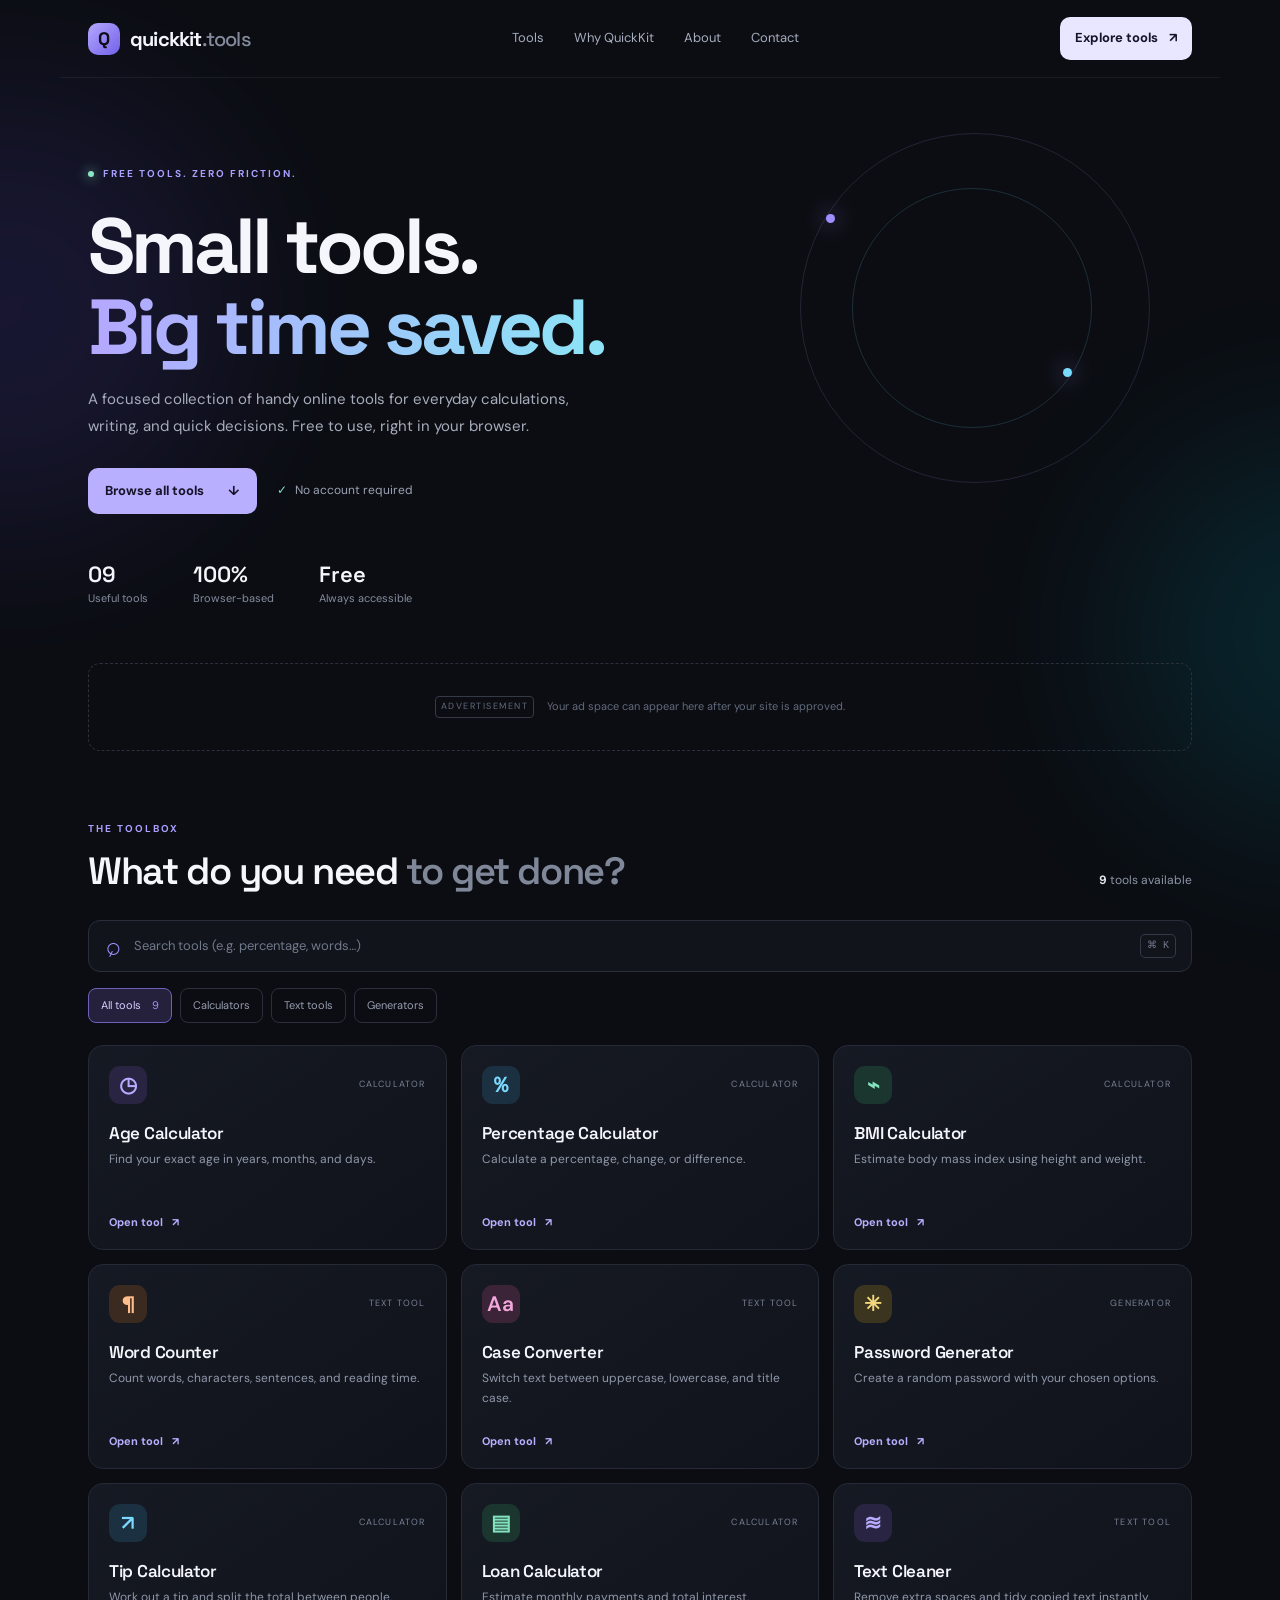
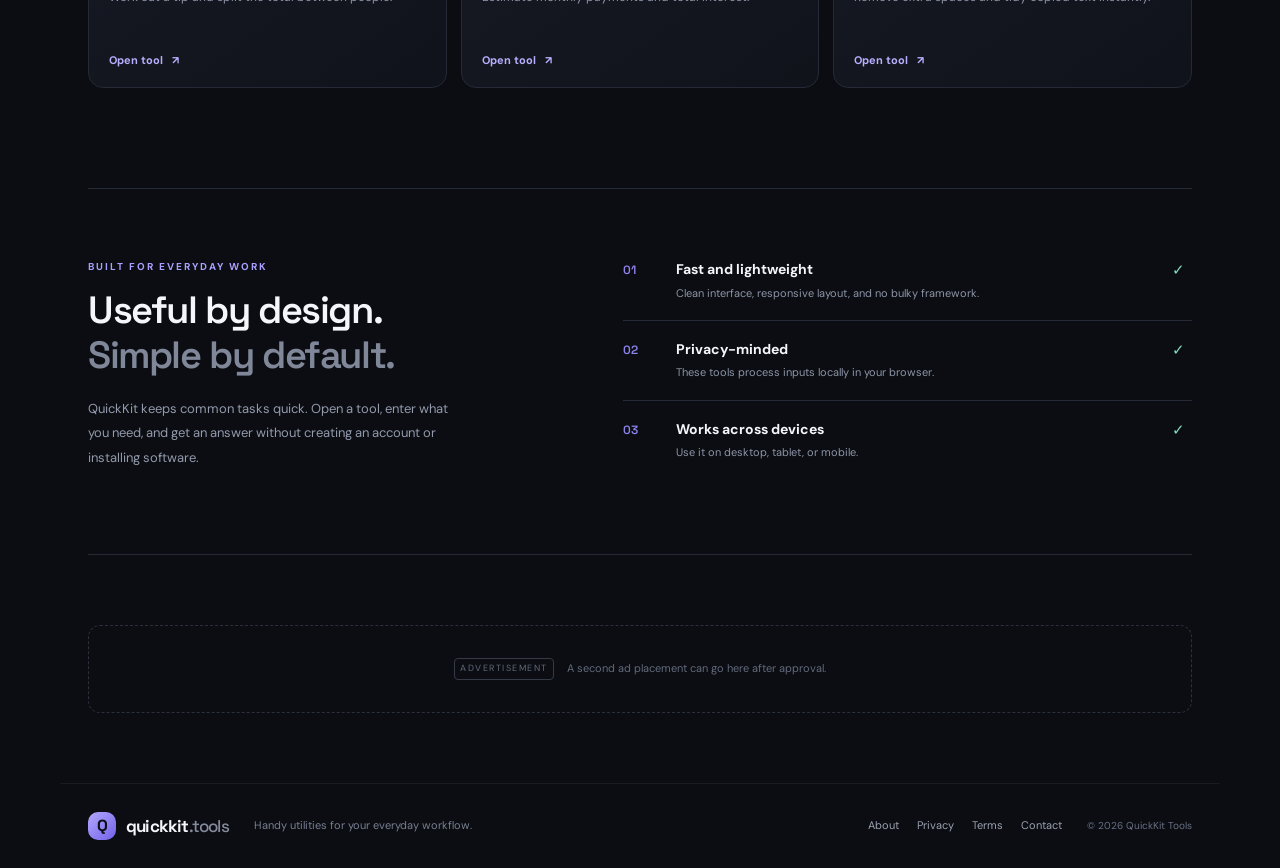
<file: index.html>
<!doctype html>
<html lang="en">
<head>
  <meta charset="utf-8">
  <meta name="viewport" content="width=device-width, initial-scale=1">
  <meta name="theme-color" content="#0b0d12">
  <meta name="description" content="QuickKit Tools offers free, fast online calculators and text utilities. No sign-up required.">
  <title>QuickKit Tools — Free Online Tools</title>
  <link rel="stylesheet" href="style.css">
</head>
<body>
  <div class="ambient ambient-one"></div><div class="ambient ambient-two"></div>
  <header class="site-header">
    <a class="brand" href="index.html" aria-label="QuickKit Tools home"><span class="brand-mark">Q</span><span>quickkit<span class="brand-muted">.tools</span></span></a>
    <nav class="desktop-nav" aria-label="Main navigation"><a href="#tools">Tools</a><a href="#why">Why QuickKit</a><a href="about.html">About</a><a href="contact.html">Contact</a></nav>
    <a class="header-cta" href="#tools">Explore tools <span>↗</span></a>
  </header>

  <main>
    <section class="hero">
      <div class="eyebrow"><span class="status-dot"></span> FREE TOOLS. ZERO FRICTION.</div>
      <h1>Small tools.<br><span class="gradient-text">Big time saved.</span></h1>
      <p class="hero-copy">A focused collection of handy online tools for everyday calculations, writing, and quick decisions. Free to use, right in your browser.</p>
      <div class="hero-actions"><a class="button button-primary" href="#tools">Browse all tools <span>↓</span></a><span class="micro-note"><span class="check">✓</span> No account required</span></div>
      <div class="hero-stats"><div><strong>09</strong><span>Useful tools</span></div><div><strong>100%</strong><span>Browser-based</span></div><div><strong>Free</strong><span>Always accessible</span></div></div>
      <div class="hero-orbit orbit-a"></div><div class="hero-orbit orbit-b"></div>
    </section>

    <div class="ad-slot" aria-label="Advertisement space"><span class="ad-label">ADVERTISEMENT</span><span class="ad-copy">Your ad space can appear here after your site is approved.</span></div>

    <section class="tools-section section-wrap" id="tools">
      <div class="section-heading"><div><div class="eyebrow">THE TOOLBOX</div><h2>What do you need <span class="muted">to get done?</span></h2></div><div class="tool-count"><span id="visible-count">9</span> tools available</div></div>
      <div class="search-wrap"><span class="search-icon">⌕</span><input id="tool-search" type="search" placeholder="Search tools (e.g. percentage, words…)" aria-label="Search tools"><kbd>⌘ K</kbd></div>
      <div class="category-row" role="group" aria-label="Filter tools"><button class="filter-chip active" data-filter="all">All tools <span>9</span></button><button class="filter-chip" data-filter="calculators">Calculators</button><button class="filter-chip" data-filter="text">Text tools</button><button class="filter-chip" data-filter="generators">Generators</button></div>

      <div class="tool-grid" id="tool-grid">
        <article class="tool-card" data-category="calculators" data-search="age date birthday years months days calculator"><div class="card-top"><span class="tool-icon icon-violet">◷</span><span class="card-tag">CALCULATOR</span></div><h3>Age Calculator</h3><p>Find your exact age in years, months, and days.</p><button class="text-link" data-open="age">Open tool <span>↗</span></button></article>
        <article class="tool-card" data-category="calculators" data-search="percentage percent increase decrease calculator"><div class="card-top"><span class="tool-icon icon-blue">％</span><span class="card-tag">CALCULATOR</span></div><h3>Percentage Calculator</h3><p>Calculate a percentage, change, or difference.</p><button class="text-link" data-open="percentage">Open tool <span>↗</span></button></article>
        <article class="tool-card" data-category="calculators" data-search="bmi body mass index weight height health calculator"><div class="card-top"><span class="tool-icon icon-green">⌁</span><span class="card-tag">CALCULATOR</span></div><h3>BMI Calculator</h3><p>Estimate body mass index using height and weight.</p><button class="text-link" data-open="bmi">Open tool <span>↗</span></button></article>
        <article class="tool-card" data-category="text" data-search="word counter character sentence paragraph reading time"><div class="card-top"><span class="tool-icon icon-orange">¶</span><span class="card-tag">TEXT TOOL</span></div><h3>Word Counter</h3><p>Count words, characters, sentences, and reading time.</p><button class="text-link" data-open="word">Open tool <span>↗</span></button></article>
        <article class="tool-card" data-category="text" data-search="case converter uppercase lowercase title case text"><div class="card-top"><span class="tool-icon icon-pink">Aa</span><span class="card-tag">TEXT TOOL</span></div><h3>Case Converter</h3><p>Switch text between uppercase, lowercase, and title case.</p><button class="text-link" data-open="case">Open tool <span>↗</span></button></article>
        <article class="tool-card" data-category="generators" data-search="password generator secure random password strength"><div class="card-top"><span class="tool-icon icon-yellow">✳</span><span class="card-tag">GENERATOR</span></div><h3>Password Generator</h3><p>Create a random password with your chosen options.</p><button class="text-link" data-open="password">Open tool <span>↗</span></button></article>
        <article class="tool-card" data-category="calculators" data-search="tip bill split restaurant gratuity calculator"><div class="card-top"><span class="tool-icon icon-blue">↗</span><span class="card-tag">CALCULATOR</span></div><h3>Tip Calculator</h3><p>Work out a tip and split the total between people.</p><button class="text-link" data-open="tip">Open tool <span>↗</span></button></article>
        <article class="tool-card" data-category="calculators" data-search="loan monthly payment interest repayment calculator"><div class="card-top"><span class="tool-icon icon-green">▤</span><span class="card-tag">CALCULATOR</span></div><h3>Loan Calculator</h3><p>Estimate monthly payments and total interest.</p><button class="text-link" data-open="loan">Open tool <span>↗</span></button></article>
        <article class="tool-card" data-category="text" data-search="text cleaner remove extra spaces trim lines"><div class="card-top"><span class="tool-icon icon-violet">≋</span><span class="card-tag">TEXT TOOL</span></div><h3>Text Cleaner</h3><p>Remove extra spaces and tidy copied text instantly.</p><button class="text-link" data-open="clean">Open tool <span>↗</span></button></article>
      </div>
      <div class="no-results hidden" id="no-results">No tools match that search. Try another keyword.</div>
    </section>

    <section class="why-section section-wrap" id="why"><div class="why-copy"><div class="eyebrow">BUILT FOR EVERYDAY WORK</div><h2>Useful by design.<br><span class="muted">Simple by default.</span></h2><p>QuickKit keeps common tasks quick. Open a tool, enter what you need, and get an answer without creating an account or installing software.</p></div><div class="benefit-list"><div class="benefit"><span class="benefit-number">01</span><div><h3>Fast and lightweight</h3><p>Clean interface, responsive layout, and no bulky framework.</p></div><span class="benefit-check">✓</span></div><div class="benefit"><span class="benefit-number">02</span><div><h3>Privacy-minded</h3><p>These tools process inputs locally in your browser.</p></div><span class="benefit-check">✓</span></div><div class="benefit"><span class="benefit-number">03</span><div><h3>Works across devices</h3><p>Use it on desktop, tablet, or mobile.</p></div><span class="benefit-check">✓</span></div></div></section>
    <div class="ad-slot ad-slot-bottom" aria-label="Advertisement space"><span class="ad-label">ADVERTISEMENT</span><span class="ad-copy">A second ad placement can go here after approval.</span></div>
  </main>

  <footer class="site-footer"><a class="brand" href="index.html"><span class="brand-mark">Q</span><span>quickkit<span class="brand-muted">.tools</span></span></a><p>Handy utilities for your everyday workflow.</p><div class="footer-links"><a href="about.html">About</a><a href="privacy.html">Privacy</a><a href="terms.html">Terms</a><a href="contact.html">Contact</a></div><span class="copyright">© <span id="year"></span> QuickKit Tools</span></footer>

  <div class="modal-backdrop hidden" id="tool-modal" role="dialog" aria-modal="true" aria-labelledby="modal-title"><div class="tool-modal"><div class="modal-header"><div><div class="eyebrow">QUICKKIT TOOL</div><h2 id="modal-title">Tool</h2></div><button class="modal-close" id="modal-close" aria-label="Close tool">×</button></div><div id="modal-content"></div></div></div>
  <div class="toast" id="toast" role="status" aria-live="polite"></div>
  <script src="script.js"></script>
</body>
</html>
</file>
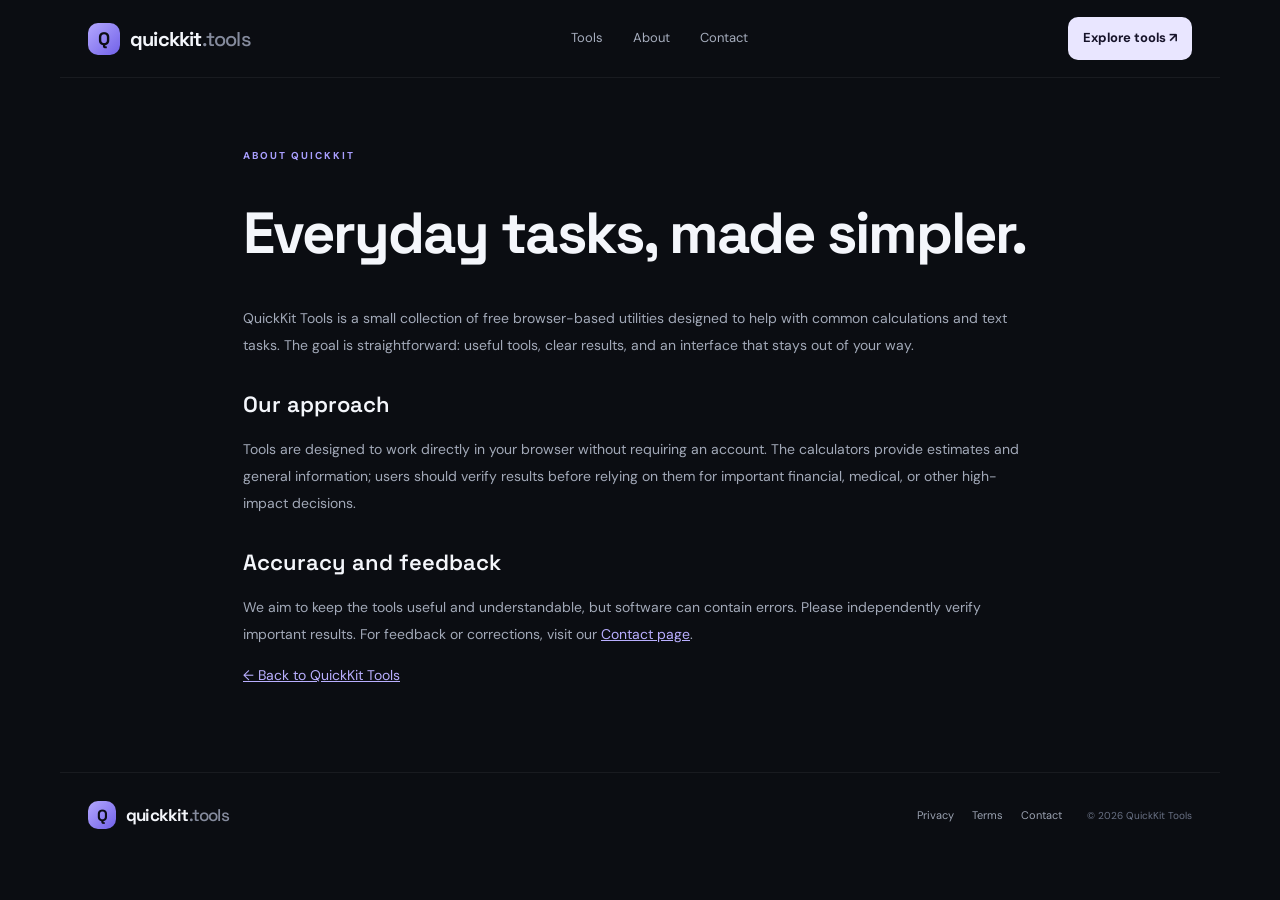
<file: about.html>
<!doctype html><html lang="en"><head><meta charset="utf-8"><meta name="viewport" content="width=device-width,initial-scale=1"><meta name="description" content="Learn about QuickKit Tools and our free browser-based utilities."><title>About — QuickKit Tools</title><link rel="stylesheet" href="style.css"></head><body><header class="site-header"><a class="brand" href="index.html"><span class="brand-mark">Q</span><span>quickkit<span class="brand-muted">.tools</span></span></a><nav class="desktop-nav"><a href="index.html#tools">Tools</a><a href="about.html">About</a><a href="contact.html">Contact</a></nav><a class="header-cta" href="index.html#tools">Explore tools ↗</a></header><main class="static-page"><div class="page-kicker">ABOUT QUICKKIT</div><h1>Everyday tasks, made simpler.</h1><p>QuickKit Tools is a small collection of free browser-based utilities designed to help with common calculations and text tasks. The goal is straightforward: useful tools, clear results, and an interface that stays out of your way.</p><h2>Our approach</h2><p>Tools are designed to work directly in your browser without requiring an account. The calculators provide estimates and general information; users should verify results before relying on them for important financial, medical, or other high-impact decisions.</p><h2>Accuracy and feedback</h2><p>We aim to keep the tools useful and understandable, but software can contain errors. Please independently verify important results. For feedback or corrections, visit our <a href="contact.html">Contact page</a>.</p><p><a href="index.html">← Back to QuickKit Tools</a></p></main><footer class="site-footer"><a class="brand" href="index.html"><span class="brand-mark">Q</span><span>quickkit<span class="brand-muted">.tools</span></span></a><div class="footer-links"><a href="privacy.html">Privacy</a><a href="terms.html">Terms</a><a href="contact.html">Contact</a></div><span class="copyright">© <span class="year"></span> QuickKit Tools</span></footer><script>document.querySelectorAll('.year').forEach(e=>e.textContent=new Date().getFullYear())</script></body></html>
</file>
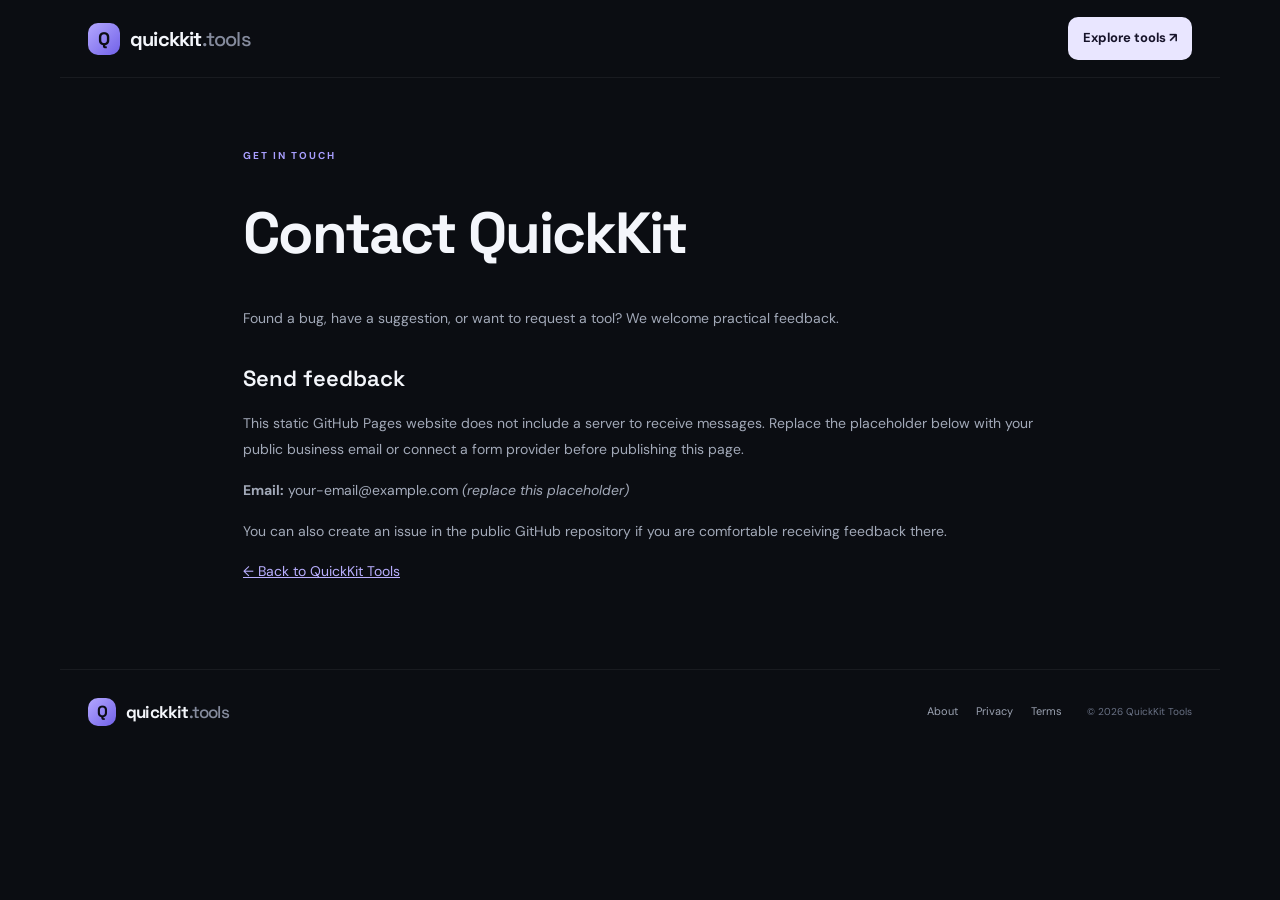
<file: contact.html>
<!doctype html><html lang="en"><head><meta charset="utf-8"><meta name="viewport" content="width=device-width,initial-scale=1"><meta name="description" content="Contact QuickKit Tools with feedback or corrections."><title>Contact — QuickKit Tools</title><link rel="stylesheet" href="style.css"></head><body><header class="site-header"><a class="brand" href="index.html"><span class="brand-mark">Q</span><span>quickkit<span class="brand-muted">.tools</span></span></a><a class="header-cta" href="index.html#tools">Explore tools ↗</a></header><main class="static-page"><div class="page-kicker">GET IN TOUCH</div><h1>Contact QuickKit</h1><p>Found a bug, have a suggestion, or want to request a tool? We welcome practical feedback.</p><h2>Send feedback</h2><p>This static GitHub Pages website does not include a server to receive messages. Replace the placeholder below with your public business email or connect a form provider before publishing this page.</p><p><strong>Email:</strong> <span style="color:#a5acbc">your-email@example.com</span> <em>(replace this placeholder)</em></p><p>You can also create an issue in the public GitHub repository if you are comfortable receiving feedback there.</p><p><a href="index.html">← Back to QuickKit Tools</a></p></main><footer class="site-footer"><a class="brand" href="index.html"><span class="brand-mark">Q</span><span>quickkit<span class="brand-muted">.tools</span></span></a><div class="footer-links"><a href="about.html">About</a><a href="privacy.html">Privacy</a><a href="terms.html">Terms</a></div><span class="copyright">© <span class="year"></span> QuickKit Tools</span></footer><script>document.querySelectorAll('.year').forEach(e=>e.textContent=new Date().getFullYear())</script></body></html>
</file>
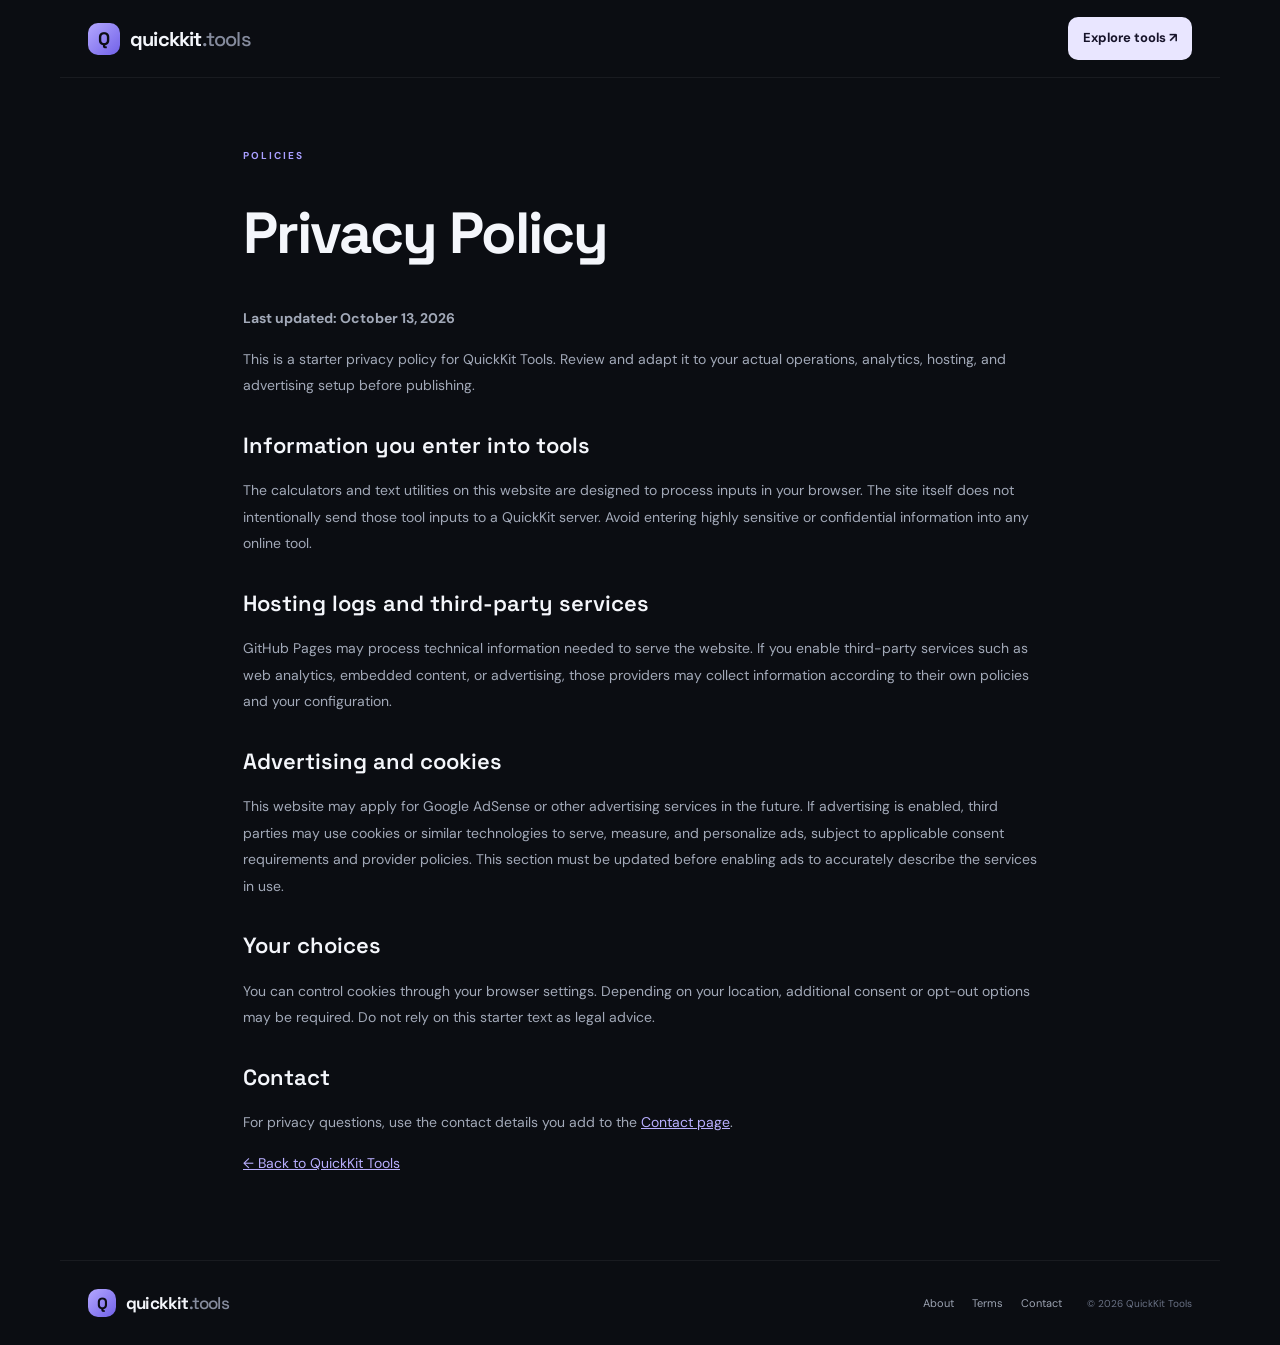
<file: privacy.html>
<!doctype html><html lang="en"><head><meta charset="utf-8"><meta name="viewport" content="width=device-width,initial-scale=1"><meta name="description" content="Privacy information for QuickKit Tools."><title>Privacy Policy — QuickKit Tools</title><link rel="stylesheet" href="style.css"></head><body><header class="site-header"><a class="brand" href="index.html"><span class="brand-mark">Q</span><span>quickkit<span class="brand-muted">.tools</span></span></a><a class="header-cta" href="index.html#tools">Explore tools ↗</a></header><main class="static-page"><div class="page-kicker">POLICIES</div><h1>Privacy Policy</h1><p><strong>Last updated: October 13, 2026</strong></p><p>This is a starter privacy policy for QuickKit Tools. Review and adapt it to your actual operations, analytics, hosting, and advertising setup before publishing.</p><h2>Information you enter into tools</h2><p>The calculators and text utilities on this website are designed to process inputs in your browser. The site itself does not intentionally send those tool inputs to a QuickKit server. Avoid entering highly sensitive or confidential information into any online tool.</p><h2>Hosting logs and third-party services</h2><p>GitHub Pages may process technical information needed to serve the website. If you enable third-party services such as web analytics, embedded content, or advertising, those providers may collect information according to their own policies and your configuration.</p><h2>Advertising and cookies</h2><p>This website may apply for Google AdSense or other advertising services in the future. If advertising is enabled, third parties may use cookies or similar technologies to serve, measure, and personalize ads, subject to applicable consent requirements and provider policies. This section must be updated before enabling ads to accurately describe the services in use.</p><h2>Your choices</h2><p>You can control cookies through your browser settings. Depending on your location, additional consent or opt-out options may be required. Do not rely on this starter text as legal advice.</p><h2>Contact</h2><p>For privacy questions, use the contact details you add to the <a href="contact.html">Contact page</a>.</p><p><a href="index.html">← Back to QuickKit Tools</a></p></main><footer class="site-footer"><a class="brand" href="index.html"><span class="brand-mark">Q</span><span>quickkit<span class="brand-muted">.tools</span></span></a><div class="footer-links"><a href="about.html">About</a><a href="terms.html">Terms</a><a href="contact.html">Contact</a></div><span class="copyright">© <span class="year"></span> QuickKit Tools</span></footer><script>document.querySelectorAll('.year').forEach(e=>e.textContent=new Date().getFullYear())</script></body></html>
</file>
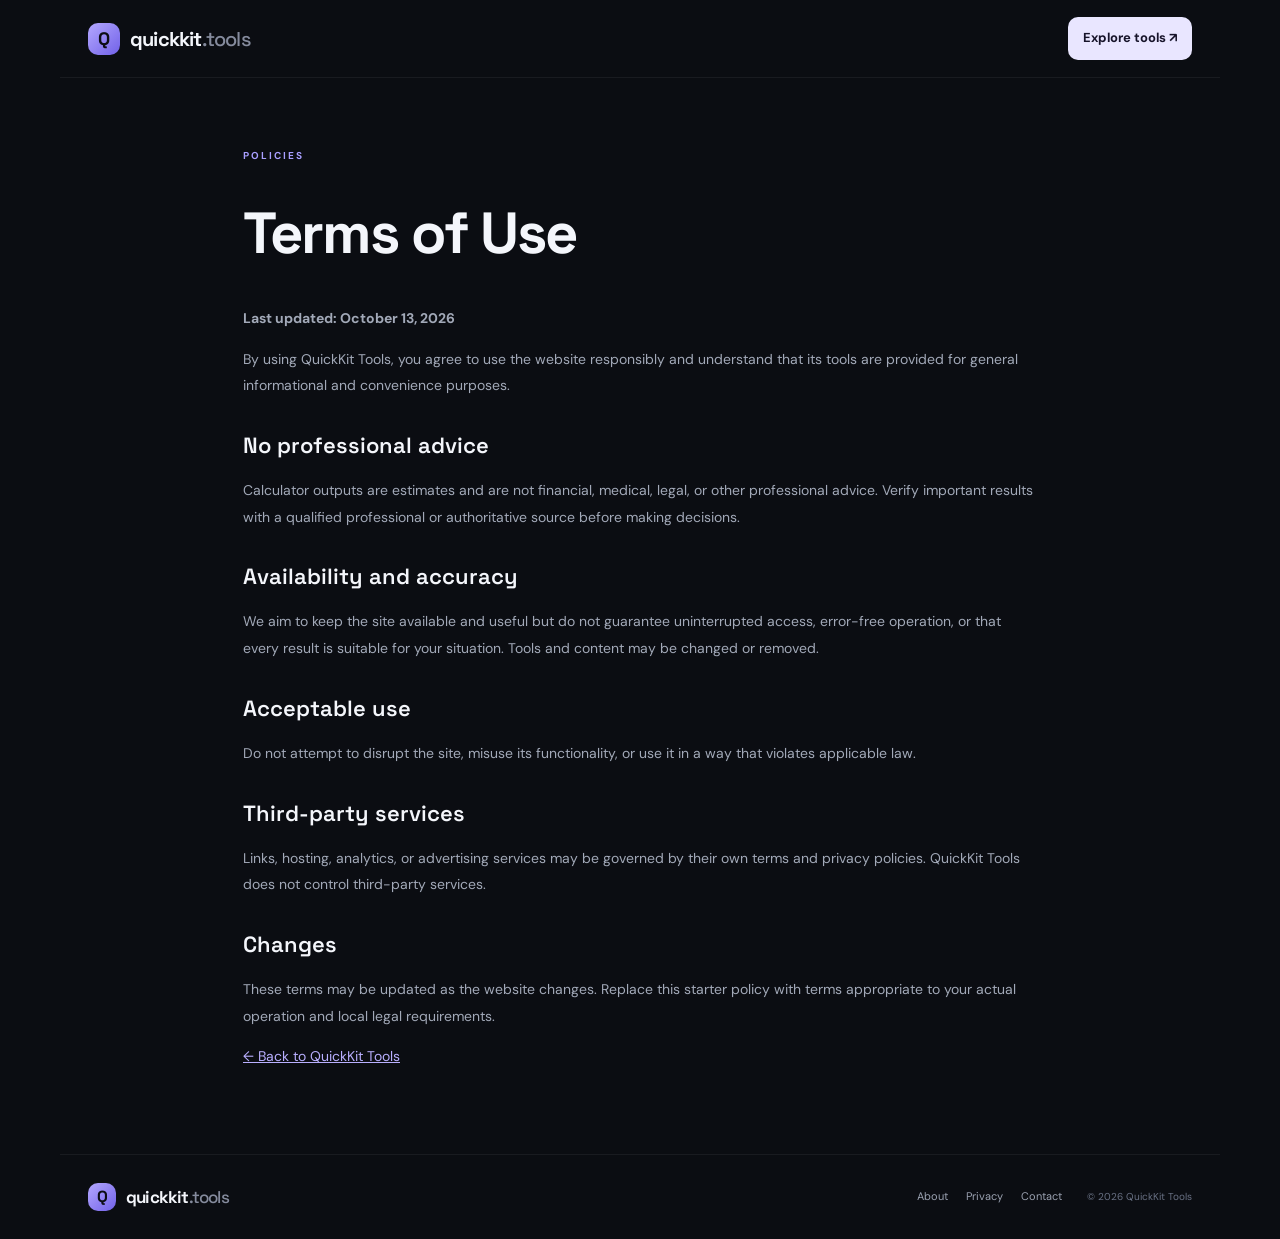
<file: terms.html>
<!doctype html><html lang="en"><head><meta charset="utf-8"><meta name="viewport" content="width=device-width,initial-scale=1"><meta name="description" content="Terms of use for QuickKit Tools."><title>Terms of Use — QuickKit Tools</title><link rel="stylesheet" href="style.css"></head><body><header class="site-header"><a class="brand" href="index.html"><span class="brand-mark">Q</span><span>quickkit<span class="brand-muted">.tools</span></span></a><a class="header-cta" href="index.html#tools">Explore tools ↗</a></header><main class="static-page"><div class="page-kicker">POLICIES</div><h1>Terms of Use</h1><p><strong>Last updated: October 13, 2026</strong></p><p>By using QuickKit Tools, you agree to use the website responsibly and understand that its tools are provided for general informational and convenience purposes.</p><h2>No professional advice</h2><p>Calculator outputs are estimates and are not financial, medical, legal, or other professional advice. Verify important results with a qualified professional or authoritative source before making decisions.</p><h2>Availability and accuracy</h2><p>We aim to keep the site available and useful but do not guarantee uninterrupted access, error-free operation, or that every result is suitable for your situation. Tools and content may be changed or removed.</p><h2>Acceptable use</h2><p>Do not attempt to disrupt the site, misuse its functionality, or use it in a way that violates applicable law.</p><h2>Third-party services</h2><p>Links, hosting, analytics, or advertising services may be governed by their own terms and privacy policies. QuickKit Tools does not control third-party services.</p><h2>Changes</h2><p>These terms may be updated as the website changes. Replace this starter policy with terms appropriate to your actual operation and local legal requirements.</p><p><a href="index.html">← Back to QuickKit Tools</a></p></main><footer class="site-footer"><a class="brand" href="index.html"><span class="brand-mark">Q</span><span>quickkit<span class="brand-muted">.tools</span></span></a><div class="footer-links"><a href="about.html">About</a><a href="privacy.html">Privacy</a><a href="contact.html">Contact</a></div><span class="copyright">© <span class="year"></span> QuickKit Tools</span></footer><script>document.querySelectorAll('.year').forEach(e=>e.textContent=new Date().getFullYear())</script></body></html>
</file>
<file: style.css>
@import url('https://fonts.googleapis.com/css2?family=DM+Sans:wght@400;500;600;700&family=Space+Grotesk:wght@400;500;600;700&display=swap');
:root{--bg:#0b0d12;--panel:#12151d;--panel2:#171b25;--line:#272c38;--text:#f4f6fb;--muted:#959cad;--accent:#9b8cff;--cyan:#7ad9ff;--green:#7fe0bd;--radius:18px}
*{box-sizing:border-box}html{scroll-behavior:smooth;scroll-padding-top:90px}body{margin:0;background:var(--bg);color:var(--text);font-family:'DM Sans',sans-serif;line-height:1.55;overflow-x:hidden}a{color:inherit;text-decoration:none}button,input,textarea,select{font:inherit}button{cursor:pointer}.ambient{position:absolute;pointer-events:none;filter:blur(90px);opacity:.13;border-radius:50%;z-index:-1}.ambient-one{width:440px;height:440px;background:#6f59ff;top:90px;left:-210px}.ambient-two{width:390px;height:390px;background:#00b8d4;top:440px;right:-230px}.site-header{height:78px;max-width:1160px;padding:0 28px;margin:auto;display:flex;align-items:center;justify-content:space-between;border-bottom:1px solid rgba(255,255,255,.06)}.brand{display:inline-flex;align-items:center;gap:10px;font:700 20px 'Space Grotesk',sans-serif;letter-spacing:-.8px}.brand-mark{display:grid;place-items:center;width:32px;height:32px;border-radius:10px;background:linear-gradient(135deg,#b4a8ff,#7161e8);color:#0c0d15;font-size:18px}.brand-muted{color:#858b9d;font-weight:500}.desktop-nav{display:flex;gap:30px;color:#a6adbd;font-size:13px}.desktop-nav a:hover,.footer-links a:hover{color:#fff}.header-cta{font-size:13px;font-weight:700;background:#e9e6ff;color:#17142a;border-radius:10px;padding:11px 15px}.header-cta span{padding-left:8px}.hero{max-width:1160px;margin:auto;padding:88px 28px 44px;position:relative;min-height:475px;overflow:hidden}.eyebrow{font-size:10px;letter-spacing:2px;font-weight:700;color:#a9a0ff;display:flex;align-items:center;gap:9px}.status-dot{width:6px;height:6px;background:#8be6c5;border-radius:50%;box-shadow:0 0 12px #8be6c5}.hero h1{font:700 clamp(48px,7vw,78px)/1.04 'Space Grotesk',sans-serif;letter-spacing:-4px;margin:24px 0 18px;max-width:700px}.gradient-text{background:linear-gradient(100deg,#b3a9ff 5%,#8de2f6 95%);-webkit-background-clip:text;background-clip:text;color:transparent}.hero-copy{max-width:515px;color:#a7adbc;font-size:15px;line-height:1.8;margin:0}.hero-actions{display:flex;align-items:center;gap:20px;margin-top:28px}.button{display:inline-flex;gap:24px;align-items:center;border-radius:10px;padding:13px 17px;font-size:13px;font-weight:700}.button-primary{background:#b9afff;color:#151328}.button-primary:hover{background:#d0caff;transform:translateY(-1px)}.micro-note{font-size:12px;color:#9ca3b4}.check{color:#85e1be;margin-right:5px}.hero-stats{display:flex;gap:45px;margin-top:46px}.hero-stats div{display:flex;flex-direction:column;gap:2px}.hero-stats strong{font:600 22px 'Space Grotesk',sans-serif}.hero-stats span{font-size:11px;color:#858c9e}.hero-orbit{position:absolute;border:1px solid rgba(171,160,255,.15);border-radius:50%;pointer-events:none}.orbit-a{width:350px;height:350px;right:6%;top:55px}.orbit-b{width:240px;height:240px;right:11%;top:110px;border-color:rgba(122,217,255,.16)}.orbit-a:before,.orbit-b:before{content:"";position:absolute;width:9px;height:9px;border-radius:50%;background:#9e8fff;box-shadow:0 0 25px #9e8fff;top:23%;left:7%}.orbit-b:before{background:#7ad9ff;top:75%;left:88%}.ad-slot{max-width:1104px;min-height:88px;margin:12px auto 70px;border:1px dashed #2b303d;border-radius:12px;display:flex;align-items:center;justify-content:center;gap:13px;padding:18px;color:#626a7c}.ad-label{font-size:9px;letter-spacing:1.5px;border:1px solid #353a48;border-radius:4px;padding:3px 5px}.ad-copy{font-size:11px}.section-wrap{max-width:1104px;margin:0 auto;padding:0 0}.tools-section{padding-bottom:100px}.section-heading{display:flex;align-items:flex-end;justify-content:space-between;margin-bottom:25px}.section-heading h2,.why-copy h2{font:600 clamp(28px,4vw,38px)/1.2 'Space Grotesk',sans-serif;letter-spacing:-1.4px;margin:13px 0 0}.muted{color:#7f8799}.tool-count{font-size:12px;color:#8e95a6;padding-bottom:5px}.tool-count span{color:#e6e8ef;font-weight:700}.search-wrap{height:52px;border:1px solid #292e3b;background:#11141b;border-radius:12px;display:flex;align-items:center;gap:12px;padding:0 15px;max-width:100%;margin-bottom:16px}.search-icon{font-size:26px;color:#9c91ff;transform:rotate(-20deg)}.search-wrap input{flex:1;min-width:0;background:transparent;border:0;outline:0;color:#f5f6fa;font-size:13px}.search-wrap input::placeholder{color:#70788b}.search-wrap kbd{font-size:10px;color:#737b8d;border:1px solid #343947;border-radius:5px;padding:3px 6px}.category-row{display:flex;gap:8px;flex-wrap:wrap;margin-bottom:22px}.filter-chip{border:1px solid #2b303c;background:transparent;color:#969daf;padding:8px 12px;border-radius:8px;font-size:11px}.filter-chip.active{background:#25213c;border-color:#6e61bc;color:#d5ceff}.filter-chip span{padding-left:8px;color:#9e93f7}.tool-grid{display:grid;grid-template-columns:repeat(3,minmax(0,1fr));gap:14px}.tool-card{background:linear-gradient(145deg,rgba(22,26,36,.95),rgba(16,19,27,.95));border:1px solid #252a36;border-radius:15px;padding:20px 20px 18px;min-height:205px;transition:transform .2s,border-color .2s;display:flex;flex-direction:column;align-items:flex-start}.tool-card:hover{transform:translateY(-3px);border-color:#5b528f}.card-top{display:flex;justify-content:space-between;align-items:center;width:100%;margin-bottom:18px}.tool-icon{height:38px;width:38px;border-radius:11px;display:grid;place-items:center;font-size:21px;font-weight:600}.icon-violet{background:#292441;color:#b7aaff}.icon-blue{background:#1b3040;color:#7bd8ff}.icon-green{background:#1b352f;color:#82e2bd}.icon-orange{background:#3a2a20;color:#ffbd8a}.icon-pink{background:#3b2437;color:#f3a8dd}.icon-yellow{background:#3b3520;color:#f3d77c}.card-tag{font-size:9px;letter-spacing:1.2px;color:#788195}.tool-card h3{font:600 17px 'Space Grotesk',sans-serif;margin:0 0 6px;letter-spacing:-.3px}.tool-card p{font-size:12px;color:#8f97a9;line-height:1.65;margin:0 0 16px}.text-link{border:0;background:none;color:#b9afff;padding:0;font-size:11px;font-weight:700;margin-top:auto}.text-link span{padding-left:6px}.text-link:hover{color:#e1dcff}.no-results{padding:30px;text-align:center;color:var(--muted)}.hidden{display:none!important}.why-section{border-top:1px solid #242936;border-bottom:1px solid #242936;padding:70px 0;display:grid;grid-template-columns:.9fr 1.1fr;gap:70px;margin-bottom:70px}.why-copy p{font-size:13px;color:#929aab;line-height:1.9;max-width:370px;margin-top:18px}.benefit{display:grid;grid-template-columns:38px 1fr 20px;gap:15px;align-items:start;padding:18px 0;border-bottom:1px solid #252a36}.benefit:first-child{padding-top:0}.benefit:last-child{border-bottom:0;padding-bottom:0}.benefit-number{font:600 12px 'Space Grotesk',sans-serif;color:#8f83ed;padding-top:3px}.benefit h3{font-size:14px;margin:0 0 4px}.benefit p{font-size:11px;color:#8d95a7;margin:0}.benefit-check{color:#82dfba;font-size:15px}.ad-slot-bottom{margin-bottom:70px}.site-footer{max-width:1160px;margin:auto;padding:28px;display:flex;align-items:center;gap:25px;flex-wrap:wrap;border-top:1px solid rgba(255,255,255,.06)}.site-footer .brand{font-size:17px}.site-footer .brand-mark{width:28px;height:28px;font-size:16px}.site-footer p{color:#777f91;font-size:11px;margin:0}.footer-links{display:flex;gap:18px;margin-left:auto;color:#9ba2b1;font-size:11px}.copyright{font-size:10px;color:#697184}.modal-backdrop{position:fixed;inset:0;background:rgba(4,5,9,.78);backdrop-filter:blur(8px);z-index:20;display:grid;place-items:center;padding:18px}.tool-modal{width:min(560px,100%);max-height:90vh;overflow:auto;background:#11141c;border:1px solid #353a49;border-radius:18px;padding:25px;box-shadow:0 25px 100px #0008}.modal-header{display:flex;justify-content:space-between;align-items:flex-start;border-bottom:1px solid #292e3a;padding-bottom:18px;margin-bottom:22px}.modal-header h2{font:600 25px 'Space Grotesk',sans-serif;margin:5px 0 0}.modal-close{border:1px solid #343a48;background:#1a1e28;color:#d9dce6;width:34px;height:34px;border-radius:9px;font-size:22px;line-height:1}.field-grid{display:grid;grid-template-columns:1fr 1fr;gap:14px}.field{display:flex;flex-direction:column;gap:6px;margin-bottom:14px}.field label{font-size:11px;color:#aeb5c4}.field input,.field textarea,.field select{width:100%;background:#0b0e14;border:1px solid #303645;color:#f5f6fb;border-radius:9px;padding:11px 12px;outline:none;font-size:13px}.field input:focus,.field textarea:focus{border-color:#8f82ec}.field textarea{min-height:130px;resize:vertical}.tool-action{border:0;background:#b7adff;color:#151328;padding:11px 15px;border-radius:9px;font-size:12px;font-weight:700}.tool-action:hover{background:#d1caff}.result-box{margin-top:17px;background:#1b1f2b;border:1px solid #343a49;border-radius:11px;padding:15px}.result-label{font-size:10px;letter-spacing:1.2px;color:#939bad;text-transform:uppercase;margin-bottom:5px}.result-value{font:600 21px 'Space Grotesk',sans-serif;overflow-wrap:anywhere}.result-note{font-size:11px;color:#a4adbd;margin-top:6px}.inline-actions{display:flex;gap:8px;flex-wrap:wrap;margin-top:12px}.secondary-action{background:#252a37;color:#dfe2ec;border:1px solid #373d4b;padding:8px 12px;border-radius:8px;font-size:11px}.check-row{display:flex;gap:14px;flex-wrap:wrap;margin:10px 0 16px}.check-row label{font-size:12px;color:#c4c9d4;display:flex;gap:6px;align-items:center}.toast{position:fixed;bottom:24px;left:50%;transform:translate(-50%,20px);opacity:0;pointer-events:none;background:#e5e0ff;color:#17142b;padding:10px 16px;border-radius:9px;font-size:12px;font-weight:700;z-index:40;transition:.2s}.toast.show{opacity:1;transform:translate(-50%,0)}.static-page{max-width:850px;min-height:65vh;margin:0 auto;padding:70px 28px}.static-page h1{font:700 clamp(38px,6vw,58px)/1.1 'Space Grotesk',sans-serif;letter-spacing:-2px}.static-page h2{font:600 22px 'Space Grotesk',sans-serif;margin-top:32px}.static-page p,.static-page li{color:#a2a9b8;font-size:14px;line-height:1.9}.static-page a{color:#b9afff;text-decoration:underline}.page-kicker{font-size:10px;letter-spacing:2px;color:#a99fff;font-weight:700}
@media(max-width:1150px){.section-wrap,.ad-slot{margin-left:28px;margin-right:28px}.why-section{padding-left:0;padding-right:0}.orbit-a{right:-5%}.orbit-b{right:0}}@media(max-width:760px){.site-header{height:68px;padding:0 18px}.desktop-nav{display:none}.header-cta{padding:10px 12px;font-size:11px}.hero{padding:65px 20px 35px;min-height:0}.hero h1{letter-spacing:-2.5px}.hero-copy{font-size:14px}.hero-stats{gap:25px;margin-top:35px}.hero-stats strong{font-size:19px}.orbit-a{width:200px;height:200px;right:-90px;top:70px;opacity:.55}.orbit-b{width:130px;height:130px;right:-55px;top:105px;opacity:.55}.ad-slot{margin:20px 18px 55px;min-height:70px;gap:8px}.ad-copy{max-width:190px}.section-wrap{margin-left:18px;margin-right:18px}.section-heading{align-items:flex-start;gap:10px;flex-direction:column}.section-heading h2,.why-copy h2{font-size:30px}.tool-grid{grid-template-columns:repeat(2,minmax(0,1fr));gap:10px}.tool-card{padding:15px;min-height:210px}.tool-card h3{font-size:15px}.tool-card p{font-size:11px}.card-tag{font-size:8px;letter-spacing:.6px}.tool-icon{height:34px;width:34px}.tools-section{padding-bottom:65px}.why-section{margin:0 18px 50px;padding:48px 0;grid-template-columns:1fr;gap:30px}.site-footer{padding:25px 18px;gap:14px}.site-footer p{width:100%;order:2}.footer-links{margin-left:0;order:3;width:100%;flex-wrap:wrap}.copyright{margin-left:auto}.field-grid{grid-template-columns:1fr}.tool-modal{padding:20px}.modal-header h2{font-size:22px}}@media(max-width:400px){.tool-grid{grid-template-columns:1fr}.tool-card{min-height:175px}.hero-stats{gap:18px}.hero-stats strong{font-size:17px}.hero-stats span{font-size:10px}.micro-note{font-size:10px}.hero-actions{gap:12px}}
</file>
